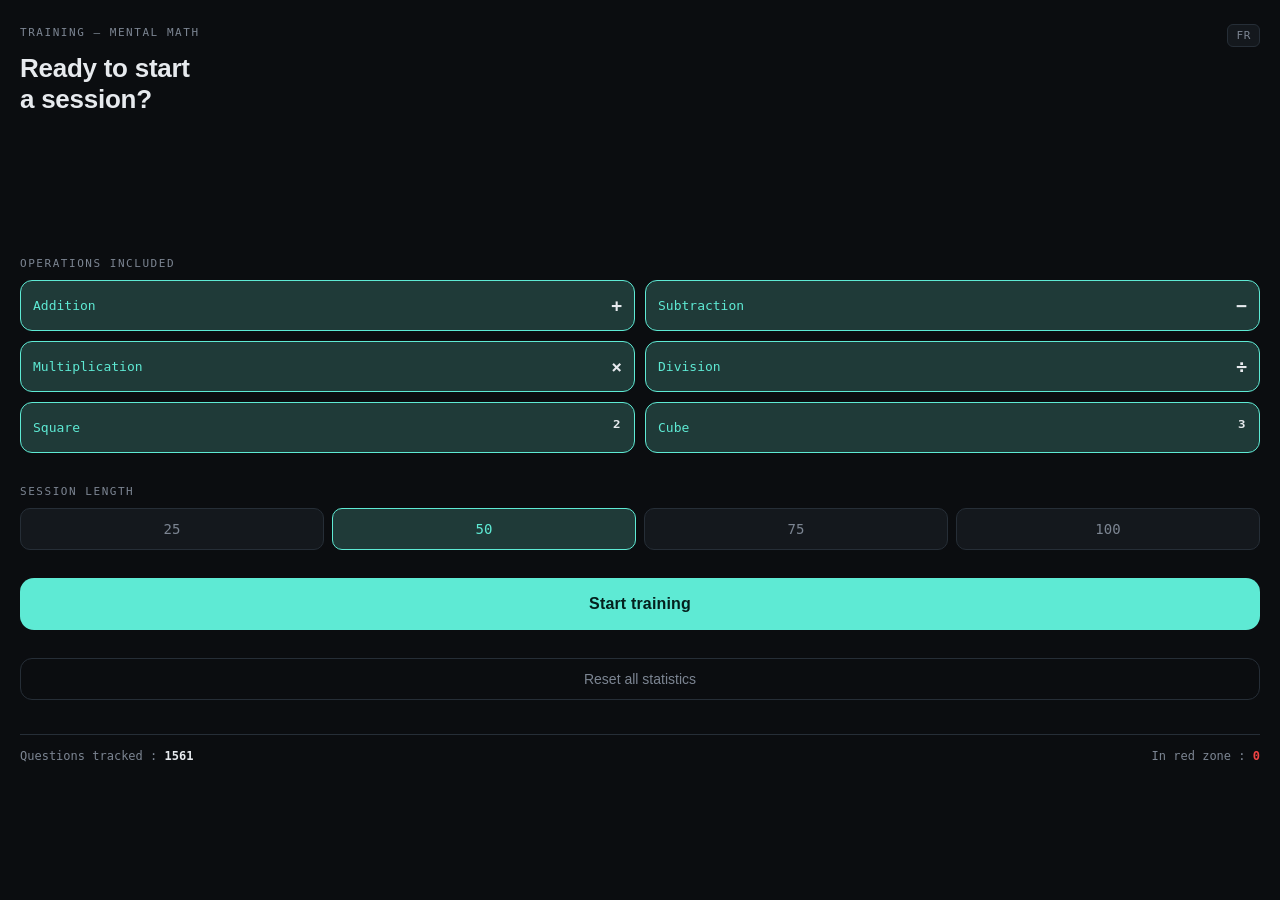
<file: index.html>
<!DOCTYPE html>
<html lang="en">
<head>
<meta charset="UTF-8">
<meta name="viewport" content="width=device-width, initial-scale=1, maximum-scale=1, viewport-fit=cover">
<meta name="apple-mobile-web-app-capable" content="yes">
<meta name="mobile-web-app-capable" content="yes">
<meta name="theme-color" content="#0B0D10">
<meta name="apple-mobile-web-app-status-bar-style" content="black-translucent">
<title>Calcul — Training</title>
<link rel="stylesheet" href="style.css">
</head>
<body>
<div id="app">

  <!-- ===== MENU ===== -->
  <div id="screen-menu" class="screen">
    <div class="menu-top-row">
      <div class="eyebrow" data-i18n="eyebrow">Training — mental math</div>
      <button class="btn-lang" id="btn-lang">FR</button>
    </div>
    <h1 data-i18n="h1">Ready to start<br>a session?</h1>

    <div class="menu-wrap">
      <div>
        <div class="eyebrow" style="margin-bottom:10px;" data-i18n="ops_title">Operations included</div>
          <div class="op-grid" id="op-grid">
          <div class="op-chip active" data-op="addition"><span data-i18n="op_add">Addition</span> <b>+</b></div>
          <div class="op-chip active" data-op="soustraction"><span data-i18n="op_sub">Subtraction</span> <b>−</b></div>
          <div class="op-chip active" data-op="multiplication"><span data-i18n="op_mult">Multiplication</span> <b>×</b></div>
          <div class="op-chip active" data-op="division"><span data-i18n="op_div">Division</span> <b>÷</b></div>
          <div class="op-chip active" data-op="carre"><span data-i18n="op_sq">Square</span> <b>²</b></div>
          <div class="op-chip active" data-op="cube"><span data-i18n="op_cube">Cube</span> <b>³</b></div>
        </div>
      </div>

      <div>
        <div class="eyebrow" style="margin-bottom:10px;" data-i18n="length_title">Session length</div>
        <div class="length-row" id="length-row">
          <button class="length-btn" data-len="25">25</button>
          <button class="length-btn active" data-len="50">50</button>
          <button class="length-btn" data-len="75">75</button>
          <button class="length-btn" data-len="100">100</button>
        </div>
      </div>

      <button class="btn-primary" id="btn-start" data-i18n="btn_start">Start training</button>
      <button class="btn-ghost" id="btn-reset" data-i18n="btn_reset">Reset all statistics</button>

      <div class="stats-line">
        <span><span data-i18n="stats_tracked">Questions tracked</span> : <b id="stat-total" style="color:var(--text)">0</b></span>
        <span><span data-i18n="stats_red">In red zone</span> : <b id="stat-priority">0</b></span>
      </div>
    </div>
  </div>

  <!-- ===== GAME ===== -->
  <div id="screen-game" class="screen hidden">
    <div class="game-top">
      <div class="qcount" id="qcount">Question 1/20</div>
      <div class="game-top-right">
        <button class="btn-stop" id="btn-stop" data-i18n="btn_stop">Stop</button>
        <div class="zone-tag"><span class="zone-dot" id="zone-dot"></span><span id="zone-label">unknown</span></div>
      </div>
    </div>
    <div class="timer-track"><div class="timer-fill" id="timer-fill"></div></div>

    <div class="question-wrap">
      <div class="question-card" id="question-card">
        <div class="question-text" id="question-text">7 × 8 = ?</div>
        <div class="answer-display" id="answer-display"><span class="ph">0</span></div>
      </div>
      <div class="feedback-flash" id="feedback"></div>

      <div class="keypad" id="keypad">
        <button class="key-btn" data-key="1">1</button>
        <button class="key-btn" data-key="2">2</button>
        <button class="key-btn" data-key="3">3</button>
        <button class="key-btn" data-key="4">4</button>
        <button class="key-btn" data-key="5">5</button>
        <button class="key-btn" data-key="6">6</button>
        <button class="key-btn" data-key="7">7</button>
        <button class="key-btn" data-key="8">8</button>
        <button class="key-btn" data-key="9">9</button>
        <button class="key-btn key-clear" data-key="back">⌫</button>
        <button class="key-btn" data-key="0">0</button>
        <button class="key-btn key-validate" data-key="ok">OK</button>
      </div>
    </div>
  </div>

  <!-- ===== END ===== -->
  <div id="screen-end" class="screen hidden">
    <div class="eyebrow" data-i18n="series_done">Session complete</div>
    <div class="score-big" id="end-score">0/0</div>
    <div class="score-sub" id="end-avg">Average time : 0.00s</div>

    <div id="end-priority-block">
      <div class="eyebrow" style="margin-bottom:10px;" data-i18n="red_zone_title">Red zone — to consolidate</div>
      <div class="priority-list" id="priority-list"></div>
    </div>
    <div id="end-empty-note" class="empty-note hidden" data-i18n="empty_note">No questions in red zone. Nice session.</div>

    <div class="end-actions">
      <button class="btn-primary" id="btn-replay" data-i18n="btn_replay">Start new session</button>
      <button class="btn-ghost" id="btn-menu" data-i18n="btn_back">Back to menu</button>
    </div>
  </div>

</div>

<script src="app.js"></script>
</body>
</html>
</file>
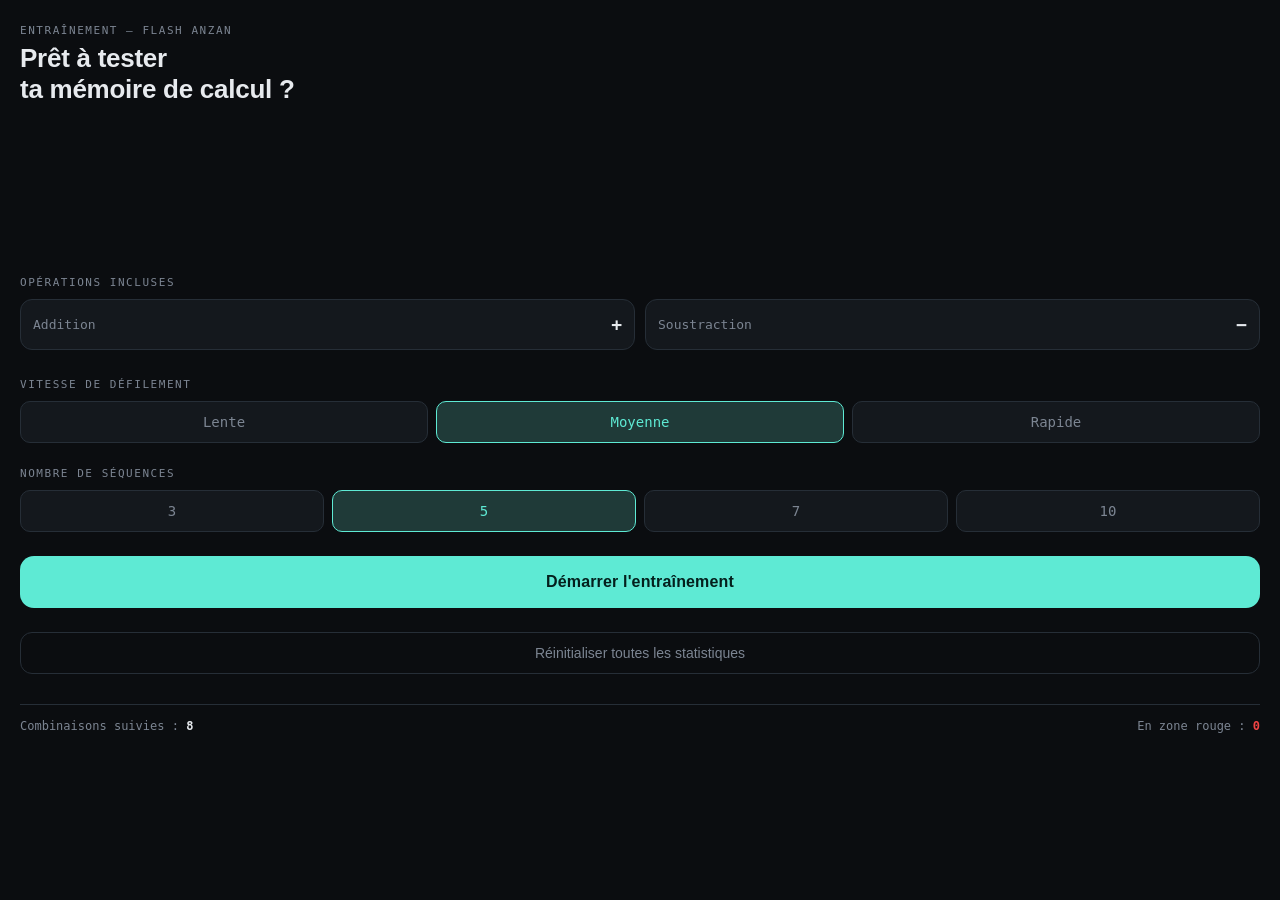
<file: anzan_trainer.html>
<!DOCTYPE html>
<html lang="fr">
<head>
<meta charset="UTF-8">
<meta name="viewport" content="width=device-width, initial-scale=1, maximum-scale=1, viewport-fit=cover">
<meta name="apple-mobile-web-app-capable" content="yes">
<meta name="mobile-web-app-capable" content="yes">
<meta name="theme-color" content="#0B0D10">
<meta name="apple-mobile-web-app-status-bar-style" content="black-translucent">
<title>Flash Anzan — Entraînement</title>
<style>
  :root{
    --bg: #0B0D10;
    --surface: #14181D;
    --surface-2: #1B2128;
    --border: #262E37;
    --text: #E7EAEE;
    --muted: #7C8592;
    --accent: #5EEAD4;
    --accent-dim: #1F3A38;

    --zone-facile: #4ADE80;
    --zone-moyenne: #FBBF24;
    --zone-difficile: #FB7A3C;
    --zone-prioritaire: #EF4444;
    --zone-unknown: #566270;

    --sign-plus: #E7EAEE;
    --sign-minus: #FB7A85;

    --mono: 'SFMono-Regular', ui-monospace, Menlo, Consolas, monospace;
    --sans: -apple-system, BlinkMacSystemFont, 'Segoe UI', Roboto, sans-serif;
  }

  *{ box-sizing: border-box; -webkit-tap-highlight-color: transparent; }

  html, body{
    margin:0; padding:0; height:100%;
    background: var(--bg); color: var(--text);
    font-family: var(--sans);
    overscroll-behavior: none;
  }

  #app{
    min-height: 100vh;
    min-height: 100dvh;
    display:flex; flex-direction:column;
    padding: env(safe-area-inset-top) env(safe-area-inset-right) env(safe-area-inset-bottom) env(safe-area-inset-left);
  }

  .screen{ flex:1; display:flex; flex-direction:column; padding: 24px 20px; }
  .hidden{ display:none !important; }

  /* ---------- Header / eyebrow ---------- */
  .eyebrow{
    font-family: var(--mono); font-size: 11px; letter-spacing: 0.14em;
    text-transform: uppercase; color: var(--muted); margin-bottom: 6px;
  }
  h1{
    font-size: 26px; font-weight: 700; margin: 0 0 28px 0; letter-spacing: -0.01em;
  }

  /* ---------- Menu ---------- */
  .menu-wrap{ display:flex; flex-direction:column; justify-content:center; flex:1; gap: 24px; }
  .op-grid{ display:grid; grid-template-columns: 1fr 1fr; gap: 10px; margin-bottom: 4px; }
  .op-chip{
    background: var(--surface); border:1px solid var(--border); border-radius: 12px;
    padding: 14px 12px; font-family: var(--mono); font-size: 13px; color: var(--muted);
    display:flex; align-items:center; justify-content:space-between;
  }
  .op-chip b{ color: var(--text); font-size: 18px; font-weight: 700; }

  .length-row{ display:flex; gap:8px; }
  .length-btn{
    flex:1; padding: 12px 0; border-radius: 10px; border: 1px solid var(--border);
    background: var(--surface); color: var(--muted); font-family: var(--mono); font-size: 14px;
  }
  .length-btn.active{ border-color: var(--accent); color: var(--accent); background: var(--accent-dim); }

  button{ font-family: var(--sans); cursor:pointer; border:none; }

  .btn-primary{
    background: var(--accent); color: #04201D; font-weight: 700; font-size: 16px;
    padding: 17px; border-radius: 14px; letter-spacing: 0.01em;
  }
  .btn-primary:active{ transform: scale(0.98); }

  .btn-ghost{
    background: transparent; color: var(--muted); font-size: 14px;
    padding: 12px; border: 1px solid var(--border); border-radius: 12px;
  }

  .stats-line{
    font-family: var(--mono); font-size: 12px; color: var(--muted);
    display:flex; justify-content:space-between; border-top: 1px solid var(--border);
    padding-top: 14px; margin-top: 6px;
  }
  .stats-line span b{ color: var(--zone-prioritaire); }

  /* ---------- Game screen ---------- */
  #screen-game{ padding-left: 6px; padding-right: 6px; }

  .game-top{ display:flex; align-items:center; justify-content:space-between; margin-bottom: 18px; }
  .qcount{ font-family: var(--mono); font-size: 12px; color: var(--muted); }

  .zone-tag{
    display:flex; align-items:center; gap:6px; font-family: var(--mono);
    font-size: 11px; letter-spacing: 0.06em; text-transform:uppercase; color: var(--muted);
  }
  .zone-dot{ width:8px; height:8px; border-radius:50%; background: var(--zone-unknown); flex-shrink:0; }

  .timer-track{
    height: 4px; background: var(--surface-2); border-radius: 4px; overflow:hidden; margin-bottom: 40px;
  }
  .timer-fill{
    height:100%; width:100%; background: var(--zone-unknown); transform-origin: left;
    transition: transform linear;
  }

  .question-wrap{
    flex:1; display:flex; flex-direction:column; align-items:center;
    padding-top: 6vh; min-height: 0;
  }

  .question-card{
    width:100%; max-width: 340px; background: var(--surface); border: 1.5px solid var(--border);
    border-radius: 20px; padding: 30px 20px; display:flex; flex-direction:column;
    align-items:center; justify-content:center; gap: 16px; min-height: 150px;
    transition: border-color .12s, background .12s;
  }
  .question-card.correct{ border-color: var(--zone-facile); background: rgba(74,222,128,0.08); }
  .question-card.wrong{ border-color: var(--zone-prioritaire); background: rgba(239,68,68,0.08); animation: shake 0.25s; }

  .flash-number{
    font-family: var(--mono); font-size: 60px; font-weight: 700; letter-spacing: -0.01em;
    color: var(--sign-plus);
  }
  .flash-number.minus{ color: var(--sign-minus); }
  .flash-progress{
    font-family: var(--mono); font-size: 12px; color: var(--muted); letter-spacing: 0.08em;
  }
  .flash-placeholder{ font-family: var(--mono); font-size: 34px; color: var(--muted); }

  .question-text{
    font-family: var(--mono); font-size: 40px; font-weight: 700; letter-spacing: -0.01em;
    color: var(--text);
  }

  .answer-display{
    font-family: var(--mono); font-size: 38px; font-weight: 700; min-height: 48px;
    color: var(--text); letter-spacing: 0.02em;
  }
  .answer-display .ph{ color: var(--muted); }
  .answer-display .cursor{
    display:inline-block; width:3px; height: 34px; background: var(--accent);
    margin-left: 3px; vertical-align: -6px; animation: blink 1s step-start infinite;
  }

  @keyframes blink{ 50%{ opacity: 0; } }

  @keyframes shake{
    0%,100%{ transform: translateX(0); }
    25%{ transform: translateX(-6px); }
    75%{ transform: translateX(6px); }
  }

  .feedback-flash{
    font-family: var(--mono); font-size: 19px; font-weight: 700; min-height: 26px;
    margin-top: 16px; text-align:center;
  }
  .feedback-flash.correct{ color: var(--zone-facile); }
  .feedback-flash.wrong{ color: var(--zone-prioritaire); }

  /* ---------- On-screen keypad ---------- */
  .keypad{
    margin-top: auto; padding-top: 18px; width: 100%;
    padding-bottom: calc(10px + env(safe-area-inset-bottom));
    display:grid; grid-template-columns: repeat(3, 1fr); gap: 8px;
  }
  .keypad.disabled{ opacity: 0.35; pointer-events: none; }
  .key-btn{
    background: var(--surface); border: 1px solid var(--border); border-radius: 16px;
    color: var(--text); font-family: var(--mono); font-size: 26px; font-weight: 600;
    padding: 16px 0; min-height: 56px; -webkit-user-select:none; user-select:none;
  }
  .key-btn:active{ background: var(--surface-2); }
  .key-clear{ color: var(--muted); font-size: 20px; }
  .key-validate{
    background: var(--accent); color: #04201D; font-size: 20px; font-weight: 700;
    grid-column: span 1;
  }

  /* ---------- End screen ---------- */
  .score-big{ font-family: var(--mono); font-size: 44px; font-weight: 700; margin: 4px 0; }
  .score-sub{ color: var(--muted); font-size: 13px; margin-bottom: 26px; }

  .priority-list{ display:flex; flex-direction:column; gap:6px; margin-bottom: 24px; max-height: 220px; overflow-y:auto; }
  .priority-item{
    display:flex; align-items:center; justify-content:space-between;
    background: var(--surface); border:1px solid var(--border); border-left: 3px solid var(--zone-prioritaire);
    border-radius: 8px; padding: 10px 14px; font-family: var(--mono); font-size: 14px;
  }
  .priority-item span{ color: var(--muted); font-size: 11px; }

  .end-actions{ display:flex; flex-direction:column; gap:10px; margin-top: auto; }

  .empty-note{ color: var(--muted); font-size: 13px; font-family: var(--mono); margin-bottom: 20px; }
</style>
</head>
<body>
<div id="app">

  <!-- ===== MENU ===== -->
  <div id="screen-menu" class="screen">
    <div class="eyebrow">Entraînement — flash anzan</div>
    <h1>Prêt à tester<br>ta mémoire de calcul ?</h1>

    <div class="menu-wrap">
      <div>
        <div class="eyebrow" style="margin-bottom:10px;">Opérations incluses</div>
        <div class="op-grid">
          <div class="op-chip">Addition <b>+</b></div>
          <div class="op-chip">Soustraction <b>−</b></div>
        </div>
      </div>

      <div>
        <div class="eyebrow" style="margin-bottom:10px;">Vitesse de défilement</div>
        <div class="length-row" id="speed-row">
          <button class="length-btn" data-speed="lente">Lente</button>
          <button class="length-btn active" data-speed="moyenne">Moyenne</button>
          <button class="length-btn" data-speed="rapide">Rapide</button>
        </div>
      </div>

      <div>
        <div class="eyebrow" style="margin-bottom:10px;">Nombre de séquences</div>
        <div class="length-row" id="length-row">
          <button class="length-btn" data-len="3">3</button>
          <button class="length-btn active" data-len="5">5</button>
          <button class="length-btn" data-len="7">7</button>
          <button class="length-btn" data-len="10">10</button>
        </div>
      </div>

      <button class="btn-primary" id="btn-start">Démarrer l'entraînement</button>
      <button class="btn-ghost" id="btn-reset">Réinitialiser toutes les statistiques</button>

      <div class="stats-line">
        <span>Combinaisons suivies : <b id="stat-total" style="color:var(--text)">0</b></span>
        <span>En zone rouge : <b id="stat-priority">0</b></span>
      </div>
    </div>
  </div>

  <!-- ===== GAME ===== -->
  <div id="screen-game" class="screen hidden">
    <div class="game-top">
      <div class="qcount" id="qcount">Séquence 1/20</div>
      <div class="zone-tag"><span class="zone-dot" id="zone-dot"></span><span id="zone-label">unknown</span></div>
    </div>
    <div class="timer-track"><div class="timer-fill" id="timer-fill"></div></div>

    <div class="question-wrap">
      <div class="question-card" id="question-card">
        <div id="card-inner">
          <div class="flash-placeholder">Regarde bien…</div>
        </div>
      </div>
      <div class="feedback-flash" id="feedback"></div>

      <div class="keypad" id="keypad">
        <button class="key-btn" data-key="1">1</button>
        <button class="key-btn" data-key="2">2</button>
        <button class="key-btn" data-key="3">3</button>
        <button class="key-btn" data-key="4">4</button>
        <button class="key-btn" data-key="5">5</button>
        <button class="key-btn" data-key="6">6</button>
        <button class="key-btn" data-key="7">7</button>
        <button class="key-btn" data-key="8">8</button>
        <button class="key-btn" data-key="9">9</button>
        <button class="key-btn key-clear" data-key="back">⌫</button>
        <button class="key-btn" data-key="0">0</button>
        <button class="key-btn key-validate" data-key="ok">OK</button>
      </div>
    </div>
  </div>

  <!-- ===== END ===== -->
  <div id="screen-end" class="screen hidden">
    <div class="eyebrow">Série terminée</div>
    <div class="score-big" id="end-score">0/0</div>
    <div class="score-sub" id="end-avg">Temps moyen : 0.00s</div>

    <div id="end-priority-block">
      <div class="eyebrow" style="margin-bottom:10px;">Zone rouge — à consolider</div>
      <div class="priority-list" id="priority-list"></div>
    </div>
    <div id="end-empty-note" class="empty-note hidden">Aucune combinaison en zone rouge. Belle série.</div>

    <div class="end-actions">
      <button class="btn-primary" id="btn-replay">Relancer une série</button>
      <button class="btn-ghost" id="btn-menu">Retour au menu</button>
    </div>
  </div>

</div>

<script>
(function(){
  "use strict";

  var STORAGE_KEY = "anzan_trainer_stats_v1";
  var el = {
    menu: document.getElementById('screen-menu'),
    game: document.getElementById('screen-game'),
    end: document.getElementById('screen-end'),
    lengthRow: document.getElementById('length-row'),
    speedRow: document.getElementById('speed-row'),
    btnStart: document.getElementById('btn-start'),
    btnReset: document.getElementById('btn-reset'),
    statTotal: document.getElementById('stat-total'),
    statPriority: document.getElementById('stat-priority'),
    qcount: document.getElementById('qcount'),
    zoneDot: document.getElementById('zone-dot'),
    zoneLabel: document.getElementById('zone-label'),
    timerFill: document.getElementById('timer-fill'),
    questionCard: document.getElementById('question-card'),
    cardInner: document.getElementById('card-inner'),
    keypad: document.getElementById('keypad'),
    feedback: document.getElementById('feedback'),
    endScore: document.getElementById('end-score'),
    endAvg: document.getElementById('end-avg'),
    priorityList: document.getElementById('priority-list'),
    endEmptyNote: document.getElementById('end-empty-note'),
    endPriorityBlock: document.getElementById('end-priority-block'),
    btnReplay: document.getElementById('btn-replay'),
    btnMenu: document.getElementById('btn-menu')
  };

  var ZONE_COLORS = {
    facile: 'var(--zone-facile)',
    moyenne: 'var(--zone-moyenne)',
    difficile: 'var(--zone-difficile)',
    prioritaire: 'var(--zone-prioritaire)',
    unknown: 'var(--zone-unknown)'
  };

  // per-number total display time (ms), split ~70% visible / 30% blank gap
  var SPEED_MS = { lente: 3000, moyenne: 2000, rapide: 1000 };

  var sessionLength = 5;
  var speedKey = 'moyenne';
  var stats = {};
  var currentInput = '';

  var session = {
    priorityQueue: [],
    queue: [],
    questionNumber: 0,
    score: 0,
    totalTime: 0,
    current: null,      // {key, digits, length, numbers, signs, expected}
    startTime: 0,
    timeLimit: 8,
    answered: false,
    timerHandle: null,
    timedOut: false,
    flashTimer: null,
    inputPhase: false
  };

  // ---------------- persistence ----------------

  function blankEntry(){
    return { history: [], priority: false, last_time: null, level: "unknown", post_priority: false };
  }

  // Two adaptive axes, mirroring the calcul_trainer grid: digit count and sequence length.
  var DIGIT_OPTIONS = [1, 2];
  var LENGTH_OPTIONS = [5, 7, 10, 15];

  function buildDefaultStats(){
    var s = {};
    DIGIT_OPTIONS.forEach(function(d){
      LENGTH_OPTIONS.forEach(function(len){
        s["anzan_" + d + "_" + len] = blankEntry();
      });
    });
    return s;
  }

  function loadStats(){
    try{
      var raw = localStorage.getItem(STORAGE_KEY);
      if (raw) return JSON.parse(raw);
    }catch(e){ /* fall through */ }
    var fresh = buildDefaultStats();
    saveStats(fresh);
    return fresh;
  }

  function saveStats(s){
    try{ localStorage.setItem(STORAGE_KEY, JSON.stringify(s)); }
    catch(e){ /* storage full or unavailable, ignore */ }
  }

  // ---------------- menu ----------------

  function refreshMenuStats(){
    var total = Object.keys(stats).length;
    var prio = 0;
    Object.keys(stats).forEach(function(k){ if (stats[k].level === 'prioritaire') prio++; });
    el.statTotal.textContent = total;
    el.statPriority.textContent = prio;
  }

  el.lengthRow.addEventListener('click', function(e){
    var btn = e.target.closest('.length-btn');
    if (!btn) return;
    Array.prototype.forEach.call(el.lengthRow.children, function(b){ b.classList.remove('active'); });
    btn.classList.add('active');
    sessionLength = parseInt(btn.dataset.len, 10);
  });

  el.speedRow.addEventListener('click', function(e){
    var btn = e.target.closest('.length-btn');
    if (!btn) return;
    Array.prototype.forEach.call(el.speedRow.children, function(b){ b.classList.remove('active'); });
    btn.classList.add('active');
    speedKey = btn.dataset.speed;
  });

  el.btnReset.addEventListener('click', function(){
    if (!confirm("Réinitialiser toutes les statistiques d'entraînement ?")) return;
    stats = buildDefaultStats();
    saveStats(stats);
    refreshMenuStats();
  });

  function goFullscreen(){
    var elRoot = document.documentElement;
    var req = elRoot.requestFullscreen || elRoot.webkitRequestFullscreen ||
              elRoot.mozRequestFullScreen || elRoot.msRequestFullscreen;
    if (req) {
      try { req.call(elRoot).catch(function(){}); } catch(e){ /* ignore */ }
    }
  }

  el.btnStart.addEventListener('click', startGame);
  el.btnReplay.addEventListener('click', startGame);
  el.btnMenu.addEventListener('click', showMenu);

  function showMenu(){
    var exitFn = document.exitFullscreen || document.webkitExitFullscreen ||
                 document.mozCancelFullScreen || document.msExitFullscreen;
    if (document.fullscreenElement && exitFn) {
      try { exitFn.call(document); } catch(e){ /* ignore */ }
    }
    el.end.classList.add('hidden');
    el.game.classList.add('hidden');
    el.menu.classList.remove('hidden');
    refreshMenuStats();
  }

  // ---------------- session setup ----------------

  function generateSessionQueue(){
    var buckets = { difficile: [], moyenne: [], facile: [], unknown: [] };

    Object.keys(stats).forEach(function(k){
      var level = stats[k].level || 'unknown';
      if (level !== 'prioritaire' && buckets[level]) buckets[level].push(k);
    });

    var weights = [['difficile', 0.3], ['moyenne', 0.2], ['facile', 0.1], ['unknown', 0.4]];
    var queue = [];
    var guard = 0;

    while (queue.length < sessionLength && guard < sessionLength * 400) {
      guard++;
      var r = Math.random();
      var acc = 0, chosen = 'unknown';
      for (var i = 0; i < weights.length; i++) {
        acc += weights[i][1];
        if (r <= acc) { chosen = weights[i][0]; break; }
      }
      var bucket = buckets[chosen];
      if (bucket && bucket.length) {
        var q = bucket[Math.floor(Math.random() * bucket.length)];
        var last3 = queue.slice(-3);
        if (last3.indexOf(q) === -1) queue.push(q);
      }
    }

    var allKeys = Object.keys(stats).filter(function(k){ return stats[k].level !== 'prioritaire'; });
    while (queue.length < sessionLength && allKeys.length) {
      queue.push(allKeys[Math.floor(Math.random() * allKeys.length)]);
    }

    return queue;
  }

  function shuffle(arr){
    for (var i = arr.length - 1; i > 0; i--) {
      var j = Math.floor(Math.random() * (i + 1));
      var tmp = arr[i]; arr[i] = arr[j]; arr[j] = tmp;
    }
    return arr;
  }

  function startGame(){
    goFullscreen();
    session.priorityQueue = shuffle(Object.keys(stats).filter(function(k){ return stats[k].level === 'prioritaire'; }));
    session.queue = generateSessionQueue();
    session.questionNumber = 0;
    session.score = 0;
    session.totalTime = 0;

    el.menu.classList.add('hidden');
    el.end.classList.add('hidden');
    el.game.classList.remove('hidden');

    nextQuestion();
  }

  // ---------------- question flow ----------------

  function parseKey(key){
    var parts = key.split('_');
    return { digits: parseInt(parts[1], 10), length: parseInt(parts[2], 10) };
  }

  function getTimeLimit(entry){
    var level = entry.level || 'unknown';
    if (level === 'facile') return 5;
    if (level === 'moyenne') return 8;
    if (level === 'difficile') return entry.post_priority ? 16 : 12;
    if (level === 'prioritaire') return 20;
    return 8;
  }

  function randomNumber(digits){
    if (digits === 1) return 1 + Math.floor(Math.random() * 9);
    return 10 + Math.floor(Math.random() * 90);
  }

  function generateSequence(digits, length){
    var numbers = [];
    var signs = [];
    var total = 0;

    for (var i = 0; i < length; i++) {
      var n = randomNumber(digits);
      var sign = '+';
      if (i > 0) {
        var wantsMinus = Math.random() < 0.35;
        if (wantsMinus && (total - n) >= 0) sign = '-';
      }
      total = sign === '+' ? total + n : total - n;
      numbers.push(n);
      signs.push(sign);
    }

    return { numbers: numbers, signs: signs, expected: total };
  }

  function nextQuestion(){
    if (session.questionNumber >= sessionLength) {
      return endGame();
    }

    var key;
    if (session.priorityQueue.length) {
      key = session.priorityQueue.shift();
    } else if (session.queue.length) {
      key = session.queue.shift();
    } else {
      return endGame();
    }

    session.questionNumber++;
    var parsed = parseKey(key);
    var entry = stats[key] || blankEntry();
    stats[key] = entry;

    var seq = generateSequence(parsed.digits, parsed.length);

    session.current = {
      key: key, digits: parsed.digits, length: parsed.length,
      numbers: seq.numbers, signs: seq.signs, expected: seq.expected
    };
    session.timeLimit = getTimeLimit(entry);
    session.answered = false;
    session.timedOut = false;
    session.inputPhase = false;

    renderHeader(entry);
    el.feedback.className = 'feedback-flash';
    el.feedback.textContent = '';
    el.questionCard.classList.remove('wrong', 'correct');
    el.keypad.classList.add('disabled');

    playSequence();
  }

  function renderHeader(entry){
    el.qcount.textContent = 'Séquence ' + session.questionNumber + '/' + sessionLength;

    var level = entry.level || 'unknown';
    el.zoneDot.style.background = ZONE_COLORS[level] || ZONE_COLORS.unknown;
    var label = level;
    if (level === 'difficile' && entry.post_priority) label = 'difficile (consolidation)';
    el.zoneLabel.textContent = label;
    el.zoneLabel.style.color = ZONE_COLORS[level] || 'var(--muted)';
  }

  // ---------------- flash sequence ----------------

  function playSequence(){
    var cur = session.current;
    var stepMs = SPEED_MS[speedKey] || SPEED_MS.moyenne;
    var visibleMs = Math.round(stepMs * 0.7);
    var gapMs = stepMs - visibleMs;
    var idx = 0;
    var total = cur.numbers.length;

    // flash progress on the timer bar
    el.timerFill.style.transition = 'none';
    el.timerFill.style.background = 'var(--accent)';
    el.timerFill.style.transform = 'scaleX(0)';
    void el.timerFill.offsetWidth;

    function showNumber(){
      var n = cur.numbers[idx];
      var sign = cur.signs[idx];
      var prefix = (idx === 0) ? '' : (sign === '-' ? '− ' : '+ ');
      el.cardInner.innerHTML =
        '<div class="flash-number' + (sign === '-' ? ' minus' : '') + '">' + prefix + n + '</div>' +
        '<div class="flash-progress">' + (idx + 1) + ' / ' + total + '</div>';

      el.timerFill.style.transition = 'transform ' + (stepMs / 1000) + 's linear';
      el.timerFill.style.transform = 'scaleX(' + ((idx + 1) / total) + ')';

      session.flashTimer = setTimeout(function(){
        el.cardInner.innerHTML = '';
        idx++;
        if (idx < total) {
          session.flashTimer = setTimeout(showNumber, gapMs);
        } else {
          session.flashTimer = setTimeout(revealInput, gapMs);
        }
      }, visibleMs);
    }

    showNumber();
  }

  function revealInput(){
    session.inputPhase = true;
    currentInput = '';
    el.cardInner.innerHTML =
      '<div class="question-text">= ?</div>' +
      '<div class="answer-display" id="answer-display"><span class="ph">0</span><span class="cursor"></span></div>';
    el.keypad.classList.remove('disabled');
    session.startTime = Date.now();
    startResponseTimer();
  }

  function updateAnswerDisplay(){
    var disp = document.getElementById('answer-display');
    if (!disp) return;
    if (!currentInput.length) {
      disp.innerHTML = '<span class="ph">0</span><span class="cursor"></span>';
    } else {
      disp.innerHTML = currentInput + '<span class="cursor"></span>';
    }
  }

  function startResponseTimer(){
    el.timerFill.style.transition = 'none';
    el.timerFill.style.transform = 'scaleX(1)';
    el.timerFill.style.background = ZONE_COLORS[stats[session.current.key].level] || ZONE_COLORS.unknown;
    void el.timerFill.offsetWidth;
    el.timerFill.style.transition = 'transform ' + session.timeLimit + 's linear';
    el.timerFill.style.transform = 'scaleX(0)';

    if (session.timerHandle) clearTimeout(session.timerHandle);
    session.timerHandle = setTimeout(function(){
      if (!session.answered) {
        session.timedOut = true;
        checkAnswer();
      }
    }, session.timeLimit * 1000);
  }

  function stopTimerVisual(){
    var computed = getComputedStyle(el.timerFill).transform;
    el.timerFill.style.transition = 'none';
    el.timerFill.style.transform = computed;
    if (session.timerHandle) { clearTimeout(session.timerHandle); session.timerHandle = null; }
  }

  el.keypad.addEventListener('click', function(e){
    var btn = e.target.closest('.key-btn');
    if (!btn || session.answered || !session.inputPhase) return;
    var key = btn.dataset.key;

    if (key === 'ok') {
      checkAnswer();
    } else if (key === 'back') {
      currentInput = currentInput.slice(0, -1);
      updateAnswerDisplay();
    } else if (currentInput.length < 6) {
      currentInput += key;
      updateAnswerDisplay();
    }
  });

  function checkAnswer(){
    if (session.answered) return;
    session.answered = true;
    stopTimerVisual();

    var userAnswer = currentInput.length ? parseInt(currentInput, 10) : NaN;
    var cur = session.current;
    var correct = (userAnswer === cur.expected) && !session.timedOut;

    var duration = (Date.now() - session.startTime) / 1000;
    session.totalTime += duration;

    updateStats(cur.key, correct, duration);

    if (correct) {
      session.score++;
      el.questionCard.classList.add('correct');
      el.feedback.className = 'feedback-flash correct';
      el.feedback.textContent = '✓ Correct';
    } else {
      el.questionCard.classList.add('wrong');
      el.feedback.className = 'feedback-flash wrong';
      el.feedback.textContent = session.timedOut ? '✗ Temps écoulé — ' + cur.expected : '✗ Bonne réponse : ' + cur.expected;
    }

    setTimeout(nextQuestion, correct ? 400 : 1200);
  }

  function updateStats(key, correct, duration){
    var data = stats[key] || blankEntry();
    if (typeof data.post_priority === 'undefined') data.post_priority = false;

    data.history.push(correct ? 1 : 0);
    if (data.history.length > 3) data.history = data.history.slice(-3);
    data.last_time = duration;

    var level = data.level || 'unknown';

    if (level === 'unknown') {
      if (correct) level = duration < 4 ? 'facile' : 'moyenne';
      else level = 'difficile';
    }

    if (data.history.length >= 3 && data.history.every(function(h){ return h === 0; })) {
      level = 'prioritaire';
    } else if (level === 'prioritaire' && correct) {
      level = 'difficile';
      data.post_priority = true;
    } else if (level === 'facile' && !correct) {
      level = 'moyenne';
    } else if (level === 'moyenne') {
      if (correct && duration < 4) level = 'facile';
      else if (!correct) level = 'difficile';
    } else if (level === 'difficile' && correct) {
      if (data.post_priority) data.post_priority = false;
      else level = 'moyenne';
    }

    data.level = level;
    data.priority = (level === 'prioritaire');

    stats[key] = data;
    saveStats(stats);
  }

  // ---------------- end screen ----------------

  function endGame(){
    el.game.classList.add('hidden');
    el.end.classList.remove('hidden');

    el.endScore.textContent = session.score + '/' + session.questionNumber;
    var avg = session.totalTime / Math.max(1, session.questionNumber);
    el.endAvg.textContent = 'Temps moyen : ' + avg.toFixed(2) + 's';

    var priorities = Object.keys(stats).filter(function(k){ return stats[k].level === 'prioritaire'; });

    el.priorityList.innerHTML = '';
    if (priorities.length) {
      el.endPriorityBlock.classList.remove('hidden');
      el.endEmptyNote.classList.add('hidden');
      priorities.forEach(function(k){
        var p = parseKey(k);
        var row = document.createElement('div');
        row.className = 'priority-item';
        row.textContent = p.digits + ' chiffre(s) — série de ' + p.length;
        el.priorityList.appendChild(row);
      });
    } else {
      el.endPriorityBlock.classList.add('hidden');
      el.endEmptyNote.classList.remove('hidden');
    }
  }

  // ---------------- init ----------------

  stats = loadStats();
  refreshMenuStats();
})();
</script>
</body>
</html>
</file>
<file: style.css>
:root{
  --bg: #0B0D10;
  --surface: #14181D;
  --surface-2: #1B2128;
  --border: #262E37;
  --text: #E7EAEE;
  --muted: #7C8592;
  --accent: #5EEAD4;
  --accent-dim: #1F3A38;

  --zone-facile: #4ADE80;
  --zone-moyenne: #FBBF24;
  --zone-difficile: #FB7A3C;
  --zone-prioritaire: #EF4444;
  --zone-unknown: #566270;

  --mono: 'SFMono-Regular', ui-monospace, Menlo, Consolas, monospace;
  --sans: -apple-system, BlinkMacSystemFont, 'Segoe UI', Roboto, sans-serif;
}

*{ box-sizing: border-box; -webkit-tap-highlight-color: transparent; }

html, body{
  margin:0; padding:0; height:100%;
  background: var(--bg); color: var(--text);
  font-family: var(--sans);
  overscroll-behavior: none;
}

#app{
  min-height: 100vh;
  min-height: 100dvh;
  display:flex; flex-direction:column;
  padding: env(safe-area-inset-top) env(safe-area-inset-right) env(safe-area-inset-bottom) env(safe-area-inset-left);
}

.screen{ flex:1; display:flex; flex-direction:column; padding: 24px 20px; }
.hidden{ display:none !important; }

/* ---------- Header / eyebrow ---------- */
.menu-top-row{ display:flex; align-items:center; justify-content:space-between; margin-bottom: 6px; }
.btn-lang{
  font-family: var(--mono); font-size: 11px; letter-spacing: 0.06em;
  text-transform: uppercase; color: var(--muted); background: var(--surface);
  border: 1px solid var(--border); border-radius: 6px; padding: 4px 8px;
}
.btn-lang:active{ background: var(--surface-2); }
.eyebrow{
  font-family: var(--mono); font-size: 11px; letter-spacing: 0.14em;
  text-transform: uppercase; color: var(--muted); margin-bottom: 6px;
}
h1{
  font-size: 26px; font-weight: 700; margin: 0 0 28px 0; letter-spacing: -0.01em;
}

/* ---------- Menu ---------- */
.menu-wrap{ display:flex; flex-direction:column; justify-content:center; flex:1; gap: 28px; }
.op-grid{ display:grid; grid-template-columns: 1fr 1fr; gap: 10px; margin-bottom: 4px; }
.op-chip{
  background: var(--surface); border:1px solid var(--border); border-radius: 12px;
  padding: 14px 12px; font-family: var(--mono); font-size: 13px; color: var(--muted);
  display:flex; align-items:center; justify-content:space-between;
}
.op-chip b{ color: var(--text); font-size: 18px; font-weight: 700; }
.op-chip.active{ border-color: var(--accent); color: var(--accent); background: var(--accent-dim); }

.length-row{ display:flex; gap:8px; }
.length-btn{
  flex:1; padding: 12px 0; border-radius: 10px; border: 1px solid var(--border);
  background: var(--surface); color: var(--muted); font-family: var(--mono); font-size: 14px;
}
.length-btn.active{ border-color: var(--accent); color: var(--accent); background: var(--accent-dim); }

button{ font-family: var(--sans); cursor:pointer; border:none; }

.btn-primary{
  background: var(--accent); color: #04201D; font-weight: 700; font-size: 16px;
  padding: 17px; border-radius: 14px; letter-spacing: 0.01em;
}
.btn-primary:active{ transform: scale(0.98); }

.btn-ghost{
  background: transparent; color: var(--muted); font-size: 14px;
  padding: 12px; border: 1px solid var(--border); border-radius: 12px;
}

.stats-line{
  font-family: var(--mono); font-size: 12px; color: var(--muted);
  display:flex; justify-content:space-between; border-top: 1px solid var(--border);
  padding-top: 14px; margin-top: 6px;
}
.stats-line span b{ color: var(--zone-prioritaire); }

/* ---------- Game screen ---------- */
.game-top{ display:flex; align-items:center; justify-content:space-between; margin-bottom: 18px; }
.game-top-right{ display:flex; align-items:center; gap:12px; }
.btn-stop{
  font-family: var(--mono); font-size: 11px; letter-spacing: 0.06em; text-transform: uppercase;
  color: var(--zone-prioritaire); background: var(--surface);
  border: 1px solid var(--border); border-radius: 6px; padding: 4px 8px;
}
.btn-stop:active{ background: var(--surface-2); }
.qcount{ font-family: var(--mono); font-size: 12px; color: var(--muted); }

.zone-tag{
  display:flex; align-items:center; gap:6px; font-family: var(--mono);
  font-size: 11px; letter-spacing: 0.06em; text-transform:uppercase; color: var(--muted);
}
.zone-dot{ width:8px; height:8px; border-radius:50%; background: var(--zone-unknown); flex-shrink:0; }

.timer-track{
  height: 4px; background: var(--surface-2); border-radius: 4px; overflow:hidden; margin-bottom: 40px;
}
.timer-fill{
  height:100%; width:100%; background: var(--zone-unknown); transform-origin: left;
  transition: transform linear;
}

.question-wrap{
  flex:1; display:flex; flex-direction:column; align-items:center;
  padding-top: 6vh; min-height: 0;
}

.question-card{
  width:100%; max-width: 340px; background: var(--surface); border: 1.5px solid var(--border);
  border-radius: 20px; padding: 30px 20px; display:flex; flex-direction:column;
  align-items:center; gap: 16px; transition: border-color .12s, background .12s;
}
.question-card.correct{ border-color: var(--zone-facile); background: rgba(74,222,128,0.08); }
.question-card.wrong{ border-color: var(--zone-prioritaire); background: rgba(239,68,68,0.08); animation: shake 0.25s; }

.question-text{
  font-family: var(--mono); font-size: 44px; font-weight: 700; letter-spacing: -0.01em;
  color: var(--text);
}

.answer-display{
  font-family: var(--mono); font-size: 38px; font-weight: 700; min-height: 48px;
  color: var(--text); letter-spacing: 0.02em;
}
.answer-display .ph{ color: var(--muted); }
.answer-display .cursor{
  display:inline-block; width:3px; height: 34px; background: var(--accent);
  margin-left: 3px; vertical-align: -6px; animation: blink 1s step-start infinite;
}

@keyframes blink{ 50%{ opacity: 0; } }

@keyframes shake{
  0%,100%{ transform: translateX(0); }
  25%{ transform: translateX(-6px); }
  75%{ transform: translateX(6px); }
}

.feedback-flash{
  font-family: var(--mono); font-size: 19px; font-weight: 700; min-height: 26px;
  margin-top: 16px; text-align:center;
}
.feedback-flash.correct{ color: var(--zone-facile); }
.feedback-flash.wrong{ color: var(--zone-prioritaire); }

#screen-game{ padding-left: 6px; padding-right: 6px; }

/* ---------- On-screen keypad ---------- */
.keypad{
  margin-top: auto; padding-top: 18px; width: 100%;
  padding-bottom: calc(10px + env(safe-area-inset-bottom));
  display:grid; grid-template-columns: repeat(3, 1fr); gap: 8px;
}
.key-btn{
  background: var(--surface); border: 1px solid var(--border); border-radius: 16px;
  color: var(--text); font-family: var(--mono); font-size: 26px; font-weight: 600;
  padding: 16px 0; min-height: 56px; -webkit-user-select:none; user-select:none;
}
.key-btn:active{ background: var(--surface-2); }
.key-clear{ color: var(--muted); font-size: 20px; }
.key-validate{
  background: var(--accent); color: #04201D; font-size: 20px; font-weight: 700;
  grid-column: span 1;
}

/* ---------- End screen ---------- */
.score-big{ font-family: var(--mono); font-size: 44px; font-weight: 700; margin: 4px 0; }
.score-sub{ color: var(--muted); font-size: 13px; margin-bottom: 26px; }

.priority-list{ display:flex; flex-direction:column; gap:6px; margin-bottom: 24px; max-height: 220px; overflow-y:auto; }
.priority-item{
  display:flex; align-items:center; justify-content:space-between;
  background: var(--surface); border:1px solid var(--border); border-left: 3px solid var(--zone-prioritaire);
  border-radius: 8px; padding: 10px 14px; font-family: var(--mono); font-size: 14px;
}
.priority-item span{ color: var(--muted); font-size: 11px; }

.end-actions{ display:flex; flex-direction:column; gap:10px; margin-top: auto; }

.empty-note{ color: var(--muted); font-size: 13px; font-family: var(--mono); margin-bottom: 20px; }
</file>
